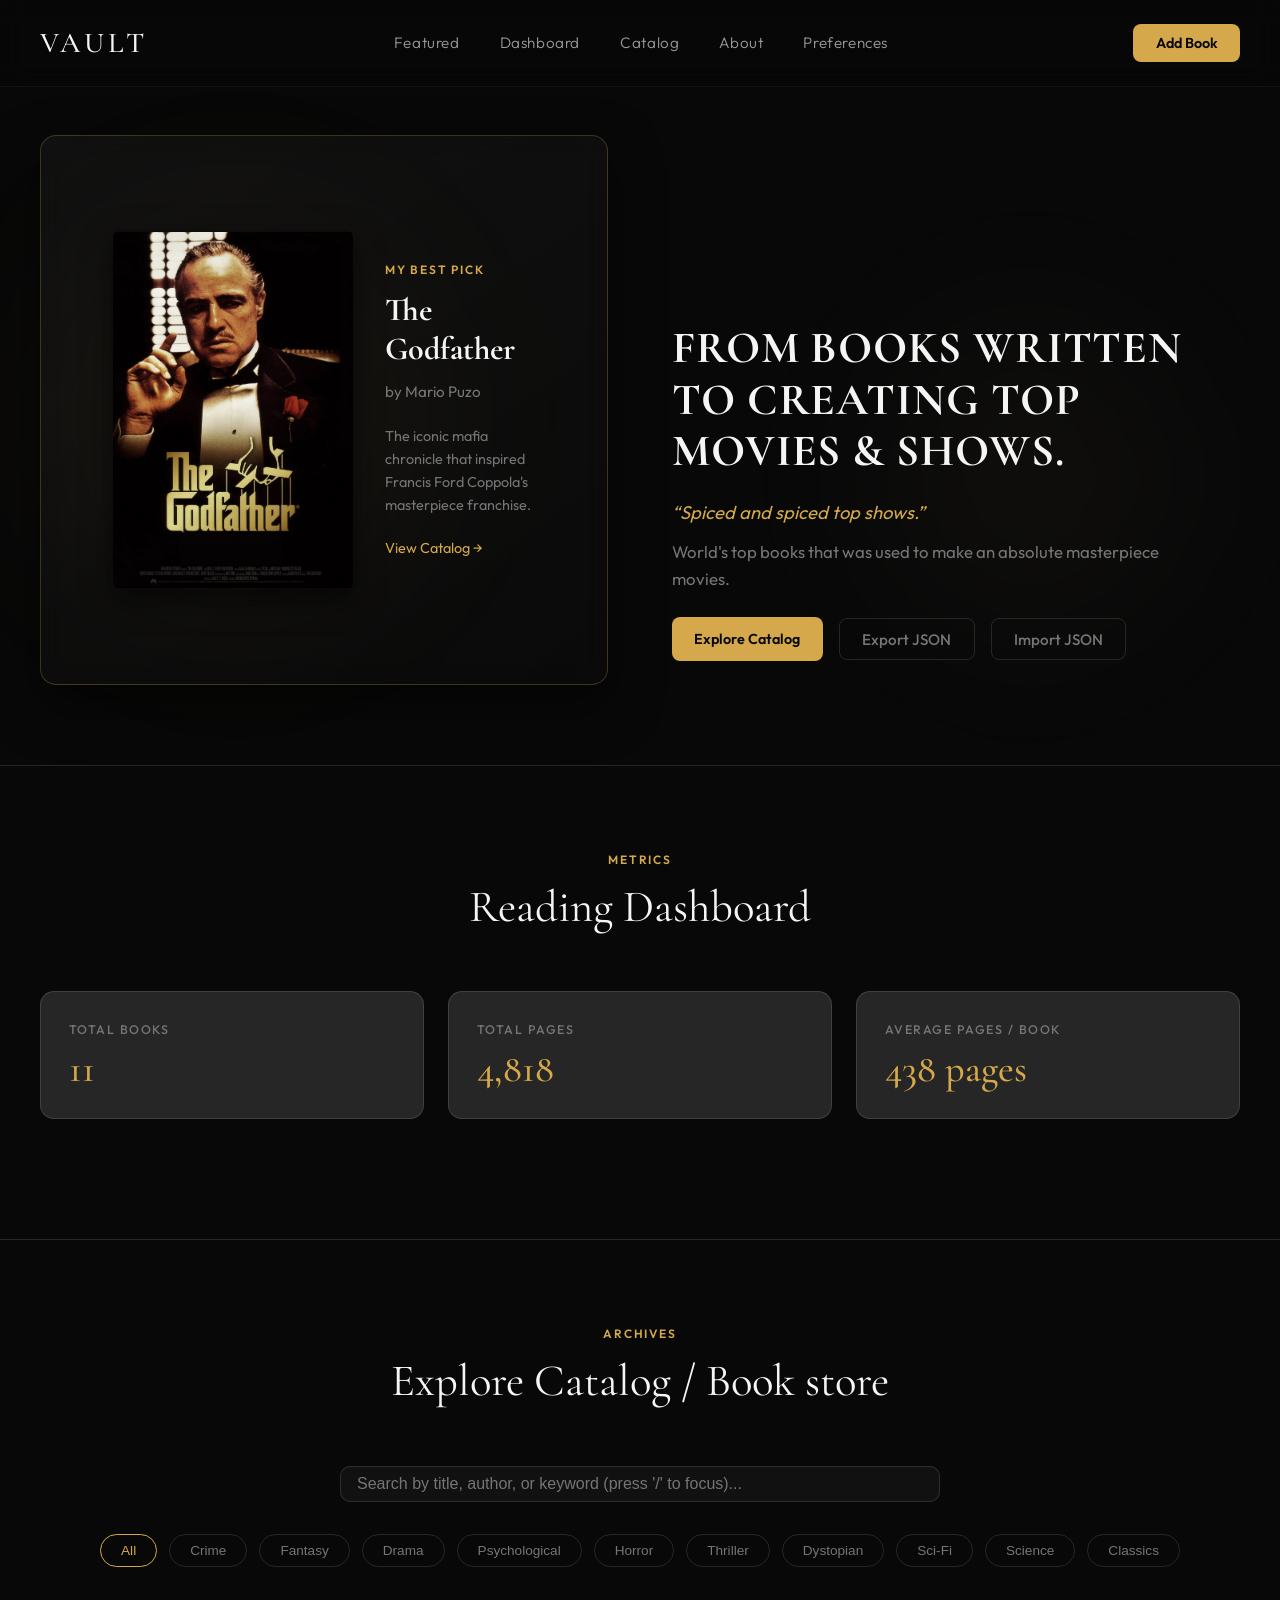
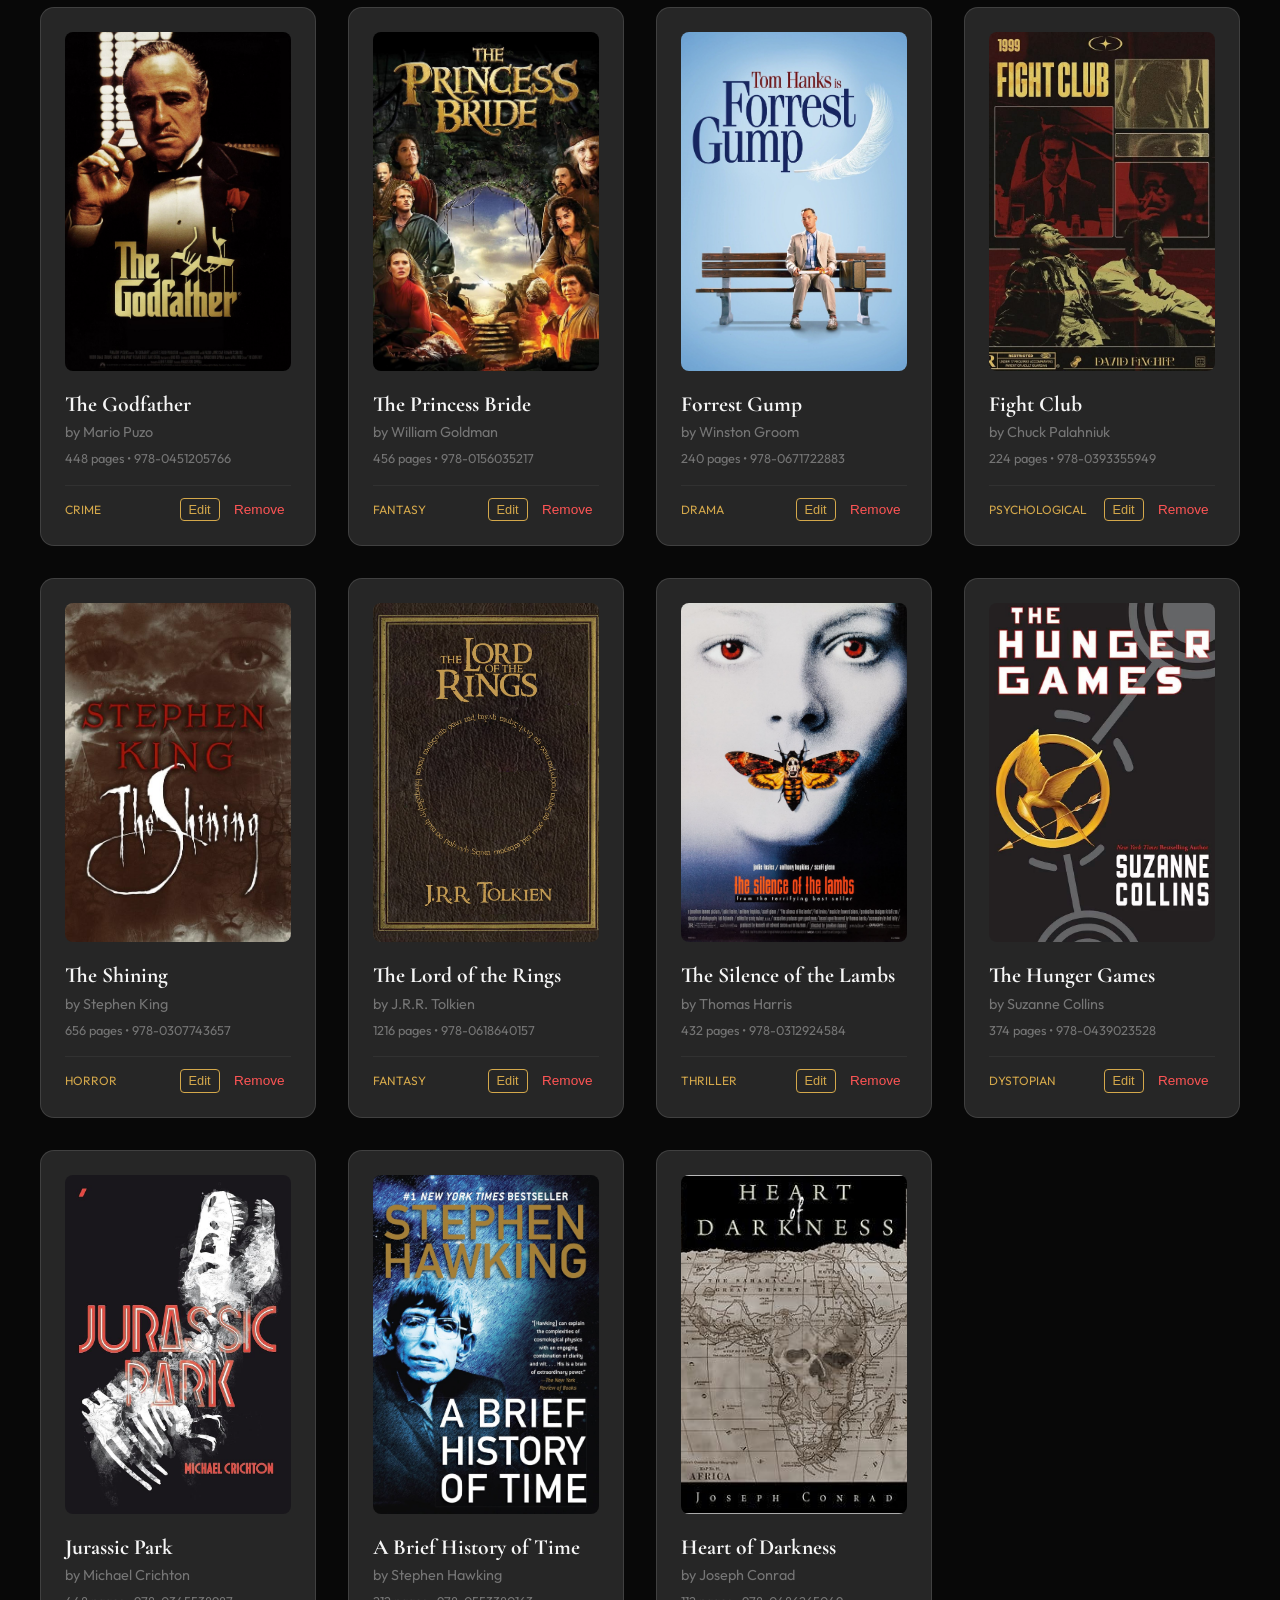
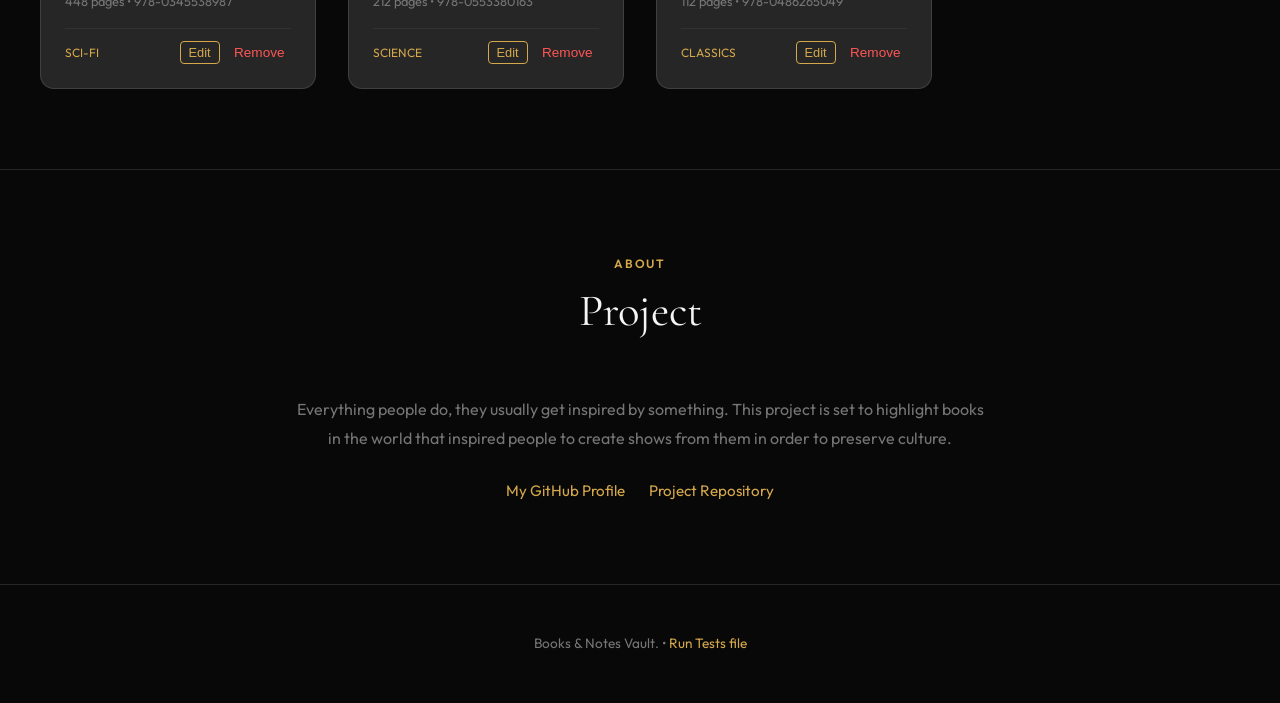
<file: index.html>
<!DOCTYPE html>
<html lang="en">
<head>
    <meta charset="UTF-8">
    <meta name="viewport" content="width=device-width, initial-scale=1.0">
    <title>Books & Notes Vault</title>
    <!-- Google Fonts -->
    <link rel="preconnect" href="https://fonts.googleapis.com">
    <link rel="preconnect" href="https://fonts.gstatic.com" crossorigin>
    <link href="https://fonts.googleapis.com/css2?family=Cormorant+Garamond:wght@400;500;600&family=Outfit:wght@300;400;500;600&display=swap" rel="stylesheet">
    <link rel="stylesheet" href="styles/main.css">
    <link rel="stylesheet" href="styles/nav.css">
    <link rel="stylesheet" href="styles/hero.css">
    <link rel="stylesheet" href="styles/vault.css">
</head>
<body>
    <a href="#catalog" class="skip-to-content">Skip to content</a>

    <!-- 1. NAVIGATION -->
    <header class="header">
        <nav class="nav-container">
            <a href="#" class="logo">VAULT</a>
            <ul class="nav-links">
                <li><a href="#hero">Featured</a></li>
                <li><a href="#dashboard">Dashboard</a></li>
                <li><a href="#catalog">Catalog</a></li>
                <li><a href="#about">About</a></li>
                <li><a href="#preferences" id="open-preferences-btn">Preferences</a></li>
            </ul>
            <button id="open-modal-btn" class="btn-new-book">Add Book</button>
        </nav>
    </header>

    <main>
        <!-- 2. HERO page -->
        <section id="hero" class="hero">
            <div class="spotlight-card">
                <img id="spotlight-cover" src="assets/book-cover.jpg" alt="Featured Book" class="spotlight-cover">
                <div class="spotlight-info">
                    <span class="spotlight-tag"> My Best Pick </span>
                    <h2 id="spotlight-title" class="spotlight-title"></h2>
                    <p id="spotlight-author" class="spotlight-author"></p>
                    <p id="spotlight-notes" style="color: var(--text-subtle); font-size: 0.9rem; margin-top: 0.5rem;"></p>
                    <a href="#catalog" style="color: var(--gold); text-decoration: none; margin-top: 0.5rem; font-size: 0.9rem;">View Catalog &rarr;</a>
                </div>
            </div>

            <div class="hero-content">
                <h1>FROM  BOOKS  WRITTEN  TO CREATING TOP MOVIES & SHOWS.</h1>
                <p id="reader-motto-display" style="font-style: italic; color: var(--gold); font-size: 1.15rem; margin-bottom: 0.75rem;">&ldquo;Spiced  and   spiced  top  shows.&rdquo;</p>
                <p>World's  top  books  that  was used  to  make  an  absolute  masterpiece  movies.</p>
                <div class="hero-actions">
                    <a href="#catalog" class="btn-new-book" style="display: inline-block; text-decoration: none;">Explore Catalog</a>
                    <button id="btn-export-json" class="btn-secondary">Export JSON</button>
                    <label class="btn-secondary" style="cursor: pointer; display: inline-flex; align-items: center;">
                        Import JSON
                        <input type="file" id="btn-import-json" accept=".json" style="display: none;">
                    </label>
                </div>
            </div>
        </section>

        <!-- 3. STATS DASHBOARD -->
        <section id="dashboard" class="vault-section">
            <div class="section-header">
                <span class="section-tagline">Metrics</span>
                <h2 class="section-title">Reading Dashboard</h2>
            </div>

            <div class="stats-grid">
                <div class="stats-card">
                    <span class="stats-label">Total Books</span>
                    <span id="stat-total-books" class="stats-value">0</span>
                </div>
                <div class="stats-card">
                    <span class="stats-label">Total Pages</span>
                    <span id="stat-total-pages" class="stats-value">0</span>
                </div>
                <div class="stats-card">
                    <span class="stats-label">Average Pages / Book</span>
                    <span id="stat-avg-pages" class="stats-value">0</span>
                </div>
            </div>
        </section>

        <!-- 4. CATALOG  -->
        <section id="catalog" class="vault-section">
            <div class="section-header">
                <span class="section-tagline">Archives</span>
                <h2 class="section-title">Explore Catalog / Book store</h2>
            </div>

            <!-- SEARCH BAR -->
            <div style="max-width: 600px; margin: 0 auto 2rem;">
                <div class="search-box">
                    <input type="text" id="search-input" placeholder="Search by title, author, or keyword (press '/' to focus)...">
                </div>
                <p id="search-feedback" style="font-size: 0.8rem; color: var(--text-subtle); margin-top: 0.5rem; text-align: center;"></p>
            </div>

            <!--  FILTERS -->
            <div id="filter-bar" class="filter-bar"></div>

            <!-- BOOK GRID -->
            <div id="book-grid" class="book-grid"></div>
        </section>

        <!-- 5. ABOUT SECTION -->
        <section id="about" class="vault-section">
            <div class="section-header">
                <span class="section-tagline">ABOUT</span>
                <h2 class="section-title">Project</h2>
            </div>
            <div style="max-width: 700px; margin: 0 auto; text-align: center; color: var(--text-subtle); line-height: 1.8;">
                <p>Everything people do, they usually get inspired by something. This project is set to highlight books in the world that inspired people to create shows from them in order to preserve culture.</p>
                <div style="display: flex; justify-content: center; gap: 1.5rem; margin-top: 1.5rem;">
                    <a href="https://github.com/kingsleykipkoech" target="_blank" rel="noopener" style="color: var(--gold); text-decoration: none; font-size: 0.95rem;">My GitHub Profile</a>
                    <a href="https://github.com/kingsleykipkoech/books-and-notes-vault" target="_blank" rel="noopener" style="color: var(--gold); text-decoration: none; font-size: 0.95rem;">Project Repository</a>
                </div>
            </div>
        </section>
    </main>

    <!-- FOOTER -->
    <footer style="text-align: center; padding: 3rem 1rem; border-top: 1px solid var(--card-border); color: var(--text-subtle); font-size: 0.85rem;">
        <p>Books &amp; Notes Vault. &bull; <a href="test.html" style="color: var(--gold); text-decoration: none;">Run Tests file</a></p>
    </footer>

    <!-- ADD BOOK  -->
    <div id="book-modal" class="modal-overlay" role="dialog" aria-modal="true" aria-labelledby="modal-title">
        <div class="modal-content">
            <h3 id="modal-title" style="font-family: var(--font-serif); font-size: 1.6rem; margin-bottom: 1rem; color: var(--gold);">Add Book</h3>
            <form id="add-book-form">
                <input type="hidden" id="book-edit-id">
                <div class="form-group">
                    <label for="book-title">Title *</label>
                    <input type="text" id="book-title" required placeholder="title..">
                    <small id="err-title" style="color: #ff5555; font-size: 0.75rem; display: none;">Title cannot have whitespace at the beginning</small>
                </div>
                <div class="form-group">
                    <label for="book-author">Author *</label>
                    <input type="text" id="book-author" required placeholder="name..">
                    <small id="err-author" style="color: #ff5555; font-size: 0.75rem; display: none;">Author names must only contain letters, spaces, or hyphens</small>
                </div>
                <div class="form-group">
                    <label for="book-tag">Category</label>
                    <input type="text" id="book-tag" required placeholder="category">
                </div>
                <div style="display: grid; grid-template-columns: 1fr 1fr; gap: 0.75rem;">
                    <div class="form-group">
                        <label for="book-pages">Pages</label>
                        <input type="number" id="book-pages" min="1" placeholder="000">
                    </div>
                    <div class="form-group">
                        <label for="book-isbn">ISBN (optional)</label>
                        <input type="text" id="book-isbn">
                        <small id="err-isbn" style="color: #ff5555; font-size: 0.75rem; display: none;">Invalid ISBN </small>
                    </div>
                </div>
                <div class="form-group">
                    <label for="book-notes">Synopsis / Notes</label>
                    <textarea id="book-notes" rows="2" placeholder="Enter book synopsis, overview, or favorite quote..."></textarea>
                </div>
                <div class="form-group" style="flex-direction: row; align-items: center; gap: 0.6rem; margin: 0.25rem 0 0.75rem;">
                    <input type="checkbox" id="book-spotlight" style="width: auto; cursor: pointer;">
                    <label for="book-spotlight" style="cursor: pointer; margin: 0; color: var(--white-text);">Feature as your best Pick </label>
                </div>
                <div class="form-group">
                    <label>Cover Image (Upload from device)</label>
                    <label for="book-image-file" class="upload-box" id="upload-status">
                        Choose cover image from device
                    </label>
                    <input type="file" id="book-image-file" accept="image/*" style="display: none;">
                </div>
                <div class="modal-actions">
                    <button type="button" id="close-modal-btn" class="filter-btn">Cancel [Esc]</button>
                    <button type="submit" class="btn-new-book">Save</button>
                </div>
            </form>
        </div>
    </div>

    <!-- PREFERENCES MODAL -->
    <div id="preferences-modal" class="modal-overlay" role="dialog" aria-modal="true" aria-labelledby="pref-modal-title">
        <div class="modal-content">
            <h3 id="pref-modal-title" style="font-family: var(--font-serif); font-size: 1.8rem; margin-bottom: 1.5rem; color: var(--gold);">Preferences</h3>
            
            <div class="form-group">
                <label for="pref-motto-input"> Quote</label>
                <input type="text" id="pref-motto-input">
                <small style="color: var(--text-subtle); font-size: 0.75rem; margin-top: 0.25rem;">Displayed in the hero homepage.</small>
            </div>

            <div style="margin-top: 1.5rem; padding-top: 1.5rem; border-top: 1px solid var(--card-border);">
                <label style="font-size: 0.85rem; color: var(--text-subtle); display: block; margin-bottom: 0.75rem;">Data Handling</label>
                <div style="display: flex; gap: 1rem; flex-wrap: wrap;">
                    <button type="button" id="pref-export-btn" class="btn-secondary" style="font-size: 0.85rem; padding: 0.5rem 1rem;">Export JSON</button>
                    <label class="btn-secondary" style="font-size: 0.85rem; padding: 0.5rem 1rem; cursor: pointer; margin: 0;">
                        Import JSON
                        <input type="file" id="pref-import-btn" accept=".json" style="display: none;">
                    </label>
                </div>
            </div>

            <div class="modal-actions" style="margin-top: 2rem;">
                <button type="button" id="close-preferences-btn" class="filter-btn">Cancel</button>
                <button type="button" id="save-preferences-btn" class="btn-new-book">Save Preferences</button>
            </div>
        </div>
    </div>
    <script type="module" src="scripts/app.js"></script>
</body>
</html>
</file>
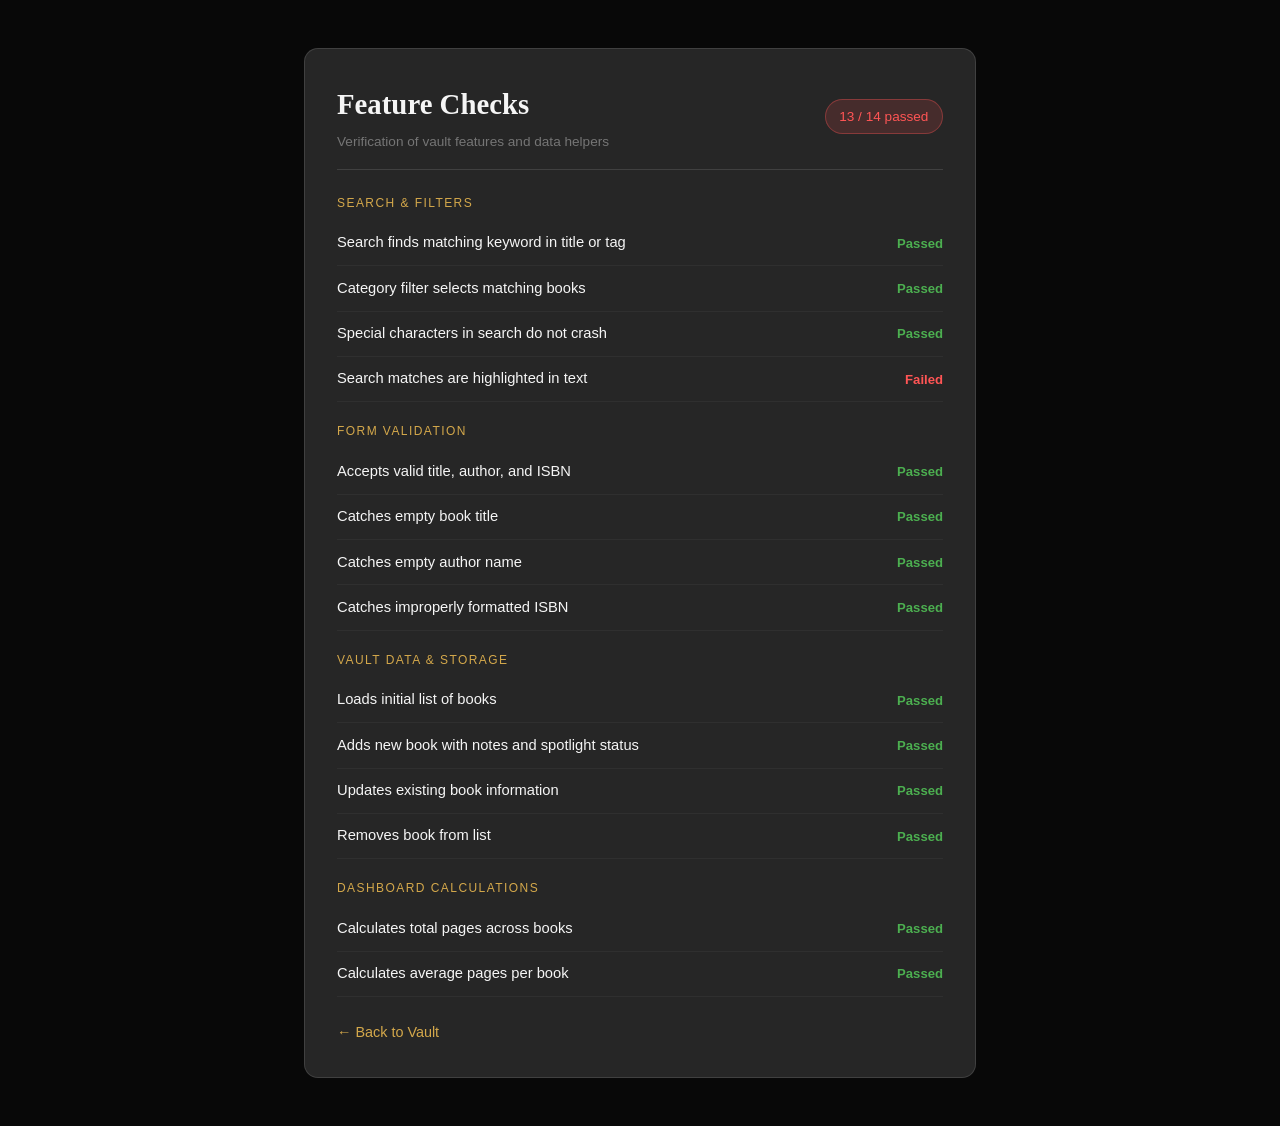
<file: test.html>
<!DOCTYPE html>
<html lang="en">
<head>
    <meta charset="UTF-8">
    <meta name="viewport" content="width=device-width, initial-scale=1.0">
    <title>Feature Checks - Books &amp; Notes Vault</title>
    <link rel="stylesheet" href="styles/main.css">
    <style>
        .test-wrapper {
            max-width: 720px;
            margin: 3rem auto;
            padding: 0 1.5rem;
        }
        .test-card {
            background: var(--card-bg);
            border: 1px solid var(--card-border);
            border-radius: 14px;
            padding: 2rem;
        }
        .header-row {
            display: flex;
            justify-content: space-between;
            align-items: center;
            margin-bottom: 1.5rem;
            padding-bottom: 1rem;
            border-bottom: 1px solid var(--card-border);
        }
        .test-heading {
            font-family: var(--font-serif);
            font-size: 1.8rem;
            color: var(--white-text);
        }
        .summary-badge {
            background: rgba(76, 175, 80, 0.15);
            border: 1px solid rgba(76, 175, 80, 0.35);
            color: #4caf50;
            padding: 0.35rem 0.85rem;
            border-radius: 999px;
            font-size: 0.85rem;
            font-weight: 500;
        }
        .test-group-title {
            font-size: 0.75rem;
            text-transform: uppercase;
            letter-spacing: 0.12em;
            color: var(--gold);
            margin: 1.25rem 0 0.5rem;
        }
        .test-row {
            display: flex;
            justify-content: space-between;
            align-items: center;
            padding: 0.65rem 0;
            border-bottom: 1px solid rgba(255, 255, 255, 0.04);
            font-size: 0.92rem;
            color: var(--white-text);
        }
        .status-ok {
            color: #4caf50;
            font-weight: 600;
            font-size: 0.82rem;
        }
        .status-err {
            color: #ff5555;
            font-weight: 600;
            font-size: 0.82rem;
        }
        .nav-back {
            display: inline-block;
            margin-top: 1.5rem;
            color: var(--gold);
            text-decoration: none;
            font-size: 0.9rem;
        }
        .nav-back:hover {
            text-decoration: underline;
        }
    </style>
</head>
<body>
    <div class="test-wrapper">
        <div class="test-card">
            <div class="header-row">
                <div>
                    <h1 class="test-heading">Feature Checks</h1>
                    <p style="color: var(--text-subtle); font-size: 0.85rem; margin-top: 0.25rem;">Verification of vault features and data helpers</p>
                </div>
                <div id="test-summary" class="summary-badge">Running...</div>
            </div>
            <div id="test-list"></div>
            <a href="index.html" class="nav-back">&larr; Back to Vault</a>
        </div>
    </div>

    <script type="module">
        import { filterBooks, highlightText } from './scripts/search.js';
        import { validateBookForm } from './scripts/validators.js';
        import { state, setBooks, addBook, updateBook, removeBook } from './scripts/state.js';

        const tests = [];

        function check(group, name, condition) {
            tests.push({ group, name, ok: Boolean(condition) });
        }

        const sampleBooks = [
            { id: '1', title: 'Clean Architecture', author: 'Robert C. Martin', tag: 'Architecture', pages: 432, isbn: '978-0134494166' },
            { id: '2', title: 'Computer Systems', author: 'Randal Bryant', tag: 'Systems', pages: 1100, isbn: '978-0134092669' },
            { id: '3', title: 'Refactoring', author: 'Martin Fowler', tag: 'Architecture', pages: 448, isbn: '978-0134757599' }
        ];

        const { filtered: searchRes } = filterBooks(sampleBooks, 'Architecture', 'all');
        check('Search & Filters', 'Search finds matching keyword in title or tag', searchRes.length === 2);

        const { filtered: filterRes } = filterBooks(sampleBooks, '', 'Systems');
        check('Search & Filters', 'Category filter selects matching books', filterRes.length === 1 && filterRes[0].id === '2');

        const { error: regexErr } = filterBooks(sampleBooks, '[unclosed', 'all');
        check('Search & Filters', 'Special characters in search do not crash', typeof regexErr === 'string' && regexErr.length > 0);

        const highlighted = highlightText('Clean Architecture', 'clean');
        check('Search & Filters', 'Search matches are highlighted in text', highlighted.includes('<mark class="highlight">Clean</mark>'));

        const validForm = validateBookForm('Sample Title', 'Sample Author', '978-0134494166');
        check('Form Validation', 'Accepts valid title, author, and ISBN', validForm.isValid === true);

        const invalidTitle = validateBookForm('', 'Sample Author', '');
        check('Form Validation', 'Catches empty book title', invalidTitle.isValid === false && invalidTitle.errors.title);

        const invalidAuthor = validateBookForm('Sample Title', '', '');
        check('Form Validation', 'Catches empty author name', invalidAuthor.isValid === false && invalidAuthor.errors.author);

        const invalidIsbn = validateBookForm('Sample Title', 'Sample Author', '123-bad-isbn');
        check('Form Validation', 'Catches improperly formatted ISBN', invalidIsbn.isValid === false && invalidIsbn.errors.isbn);

        setBooks([...sampleBooks]);
        check('Vault Data & Storage', 'Loads initial list of books', state.books.length === 3);

        addBook({ id: '4', title: 'Code Complete', author: 'Steve McConnell', tag: 'Engineering', pages: 960, isbn: '978-0735619678', notes: 'Practical handbook.', isSpotlight: true });
        check('Vault Data & Storage', 'Adds new book with notes and spotlight status', state.books.length === 4 && state.books.find(b => b.id === '4')?.notes.length > 0);

        updateBook({ id: '4', title: 'Code Complete (2nd Ed)', author: 'Steve McConnell', tag: 'Engineering', pages: 960, isbn: '978-0735619678', notes: 'Revised handbook.' });
        const updated = state.books.find(b => b.id === '4');
        check('Vault Data & Storage', 'Updates existing book information', updated && updated.title === 'Code Complete (2nd Ed)' && updated.notes === 'Revised handbook.');

        removeBook('4');
        check('Vault Data & Storage', 'Removes book from list', state.books.length === 3 && !state.books.find(b => b.id === '4'));

        const totalPages = sampleBooks.reduce((sum, b) => sum + b.pages, 0);
        check('Dashboard Calculations', 'Calculates total pages across books', totalPages === 1980);

        const avgPages = Math.round(totalPages / sampleBooks.length);
        check('Dashboard Calculations', 'Calculates average pages per book', avgPages === 660);

        const listEl = document.getElementById('test-list');
        const summaryEl = document.getElementById('test-summary');
        const passedCount = tests.filter(t => t.ok).length;

        summaryEl.textContent = `${passedCount} / ${tests.length} passed`;
        if (passedCount !== tests.length) {
            summaryEl.style.background = 'rgba(255, 85, 85, 0.15)';
            summaryEl.style.borderColor = 'rgba(255, 85, 85, 0.35)';
            summaryEl.style.color = '#ff5555';
        }

        const groups = [...new Set(tests.map(t => t.group))];
        listEl.innerHTML = groups.map(group => `
            <div class="test-group-title">${group}</div>
            ${tests.filter(t => t.group === group).map(t => `
                <div class="test-row">
                    <span>${t.name}</span>
                    <span class="${t.ok ? 'status-ok' : 'status-err'}">${t.ok ? 'Passed' : 'Failed'}</span>
                </div>
            `).join('')}
        `).join('');
    </script>
</body>
</html>
</file>
<file: styles/main.css>
:root {
    --dark-background: #080808;
    --white-text: #f5f5f5;
    --text: #9c9c9c;
    --dim: #757575;
    --text-subtle: #757575;
    --gold: #D4A84B;
    --light-gold: #F0C05A;
    --card-bg: rgba(255, 255, 255, 0.12);
    --card-border: rgba(255, 255, 255, 0.12);
    --font-serif: 'Cormorant Garamond', Georgia, serif;
    --font-sans: 'Outfit', -apple-system, BlinkMacSystemFont, sans-serif;
    --transistion: 0.3s ease;
}

html {
    scroll-behavior: smooth;
}

* {
    margin: 0;
    padding: 0;
    box-sizing: border-box;
}

body {
    background-color: var(--dark-background);
    color: var(--white-text);
    font-family: var(--font-sans);
    line-height: 1.6;
    min-height: 100vh;
    overflow-x: hidden;
}

.skip-to-content {
    position: absolute;
    top: -100px;
    left: 1rem;
    background: var(--gold);
    color: #080808;
    padding: 0.5rem 1rem;
    border-radius: 4px;
    font-weight: 600;
    font-size: 0.9rem;
    z-index: 9999;
    text-decoration: none;
    transition: top 0.2s ease;
}

.skip-to-content:focus {
    top: 1rem;
}

mark {
    background: rgba(212, 168, 75, 0.35);
    color: var(--white-text);
    padding: 0.1em 0.25em;
    border-radius: 3px;
}
</file>
<file: styles/nav.css>
.header {
    position: fixed;
    top: 0;
    left: 0;
    width: 100%;
    z-index: 100;
    background: rgba(8, 8, 8, 0.05);
    backdrop-filter: blur(12px);
    border-bottom: 1px solid rgba(255, 255, 255, 0.05);
}

.nav-container {
    max-width: 1400px;
    width: 100%;
    margin: 0 auto;
    padding: 1.25rem 2.5rem;
    display: flex;
    align-items: center;
    justify-content: space-between;
}

.logo {
    font-family: var(--font-serif);
    font-size: 1.8rem;
    font-weight: 500;
    letter-spacing: 0.15em;
    color: var(--white-text);
    text-decoration: none;
}

.nav-links {
    display: flex;
    list-style: none;
    gap: 2.5rem;
}

.nav-links a {
    color: var(--text);
    text-decoration: none;
    font-size: 0.95rem;
    font-weight: 300;
    letter-spacing: 0.04em;
    transition: color 0.3s ease;
}

.nav-links a:hover {
    color: var(--white-text);
}

.btn-new-book {
    background: var(--gold);
    color: #080808;
    font-family: var(--font-sans);
    font-size: 0.9rem;
    font-weight: 600;
    border: none;
    border-radius: 8px;
    padding: 0.65rem 1.4rem;
    cursor: pointer;
    transition: all 0.3s ease;
}

.btn-new-book:hover {
    background: var(light-gold);
    transform: translateY(-2px);
    box-shadow: 0 4px 15px rgba(212, 168, 75, 0.3);
}
</file>
<file: styles/hero.css>
.hero {
    min-height: 85vh;
    padding: 8rem 2.5rem 5rem;
    max-width: 1400px;
    margin: 0 auto;
    display: grid;
    grid-template-columns: 1fr 1fr;
    gap: 4rem;
    align-items: flex-end;
    position: relative;
}

.hero::before {
    content: '';
    position: absolute;
    top: 15%;
    left: -5%;
    width: 600px;
    height: 600px;
    background: radial-gradient(circle, rgba(212, 168, 75, 0.08) 0%, rgba(212, 168, 75, 0.02) 45%, transparent 70%);
    pointer-events: none;
    z-index: 0;
    filter: blur(60px);
}

.hero::after {
    content: '';
    position: absolute;
    bottom: 5%;
    right: 0%;
    width: 500px;
    height: 500px;
    background: radial-gradient(circle, rgba(212, 168, 75, 0.05) 0%, rgba(255, 255, 255, 0.015) 40%, transparent 70%);
    pointer-events: none;
    z-index: 0;
    filter: blur(60px);
}

@media (max-width: 900px) {
    .hero { grid-template-columns: 1fr; padding-top: 6rem; gap: 2.5rem; align-items: stretch; }
}

.spotlight-card {
    background: linear-gradient(145deg, rgba(255, 255, 255, 0.04), rgba(255, 255, 255, 0.01));
    border: 1px solid rgba(212, 168, 75, 0.25);
    border-radius: 16px;
    padding: 3.5rem 4.5rem;
    display: flex;
    gap: 2rem;
    position: relative;
    box-shadow: 0 20px 50px rgba(0, 0, 0, 0.5);
    backdrop-filter: blur(12px);
    -webkit-backdrop-filter: blur(12px);
    transition: transform var(--transistion), border-color var(--transistion), box-shadow var(--transistion);
    width: 100%;
    max-width: 880px;
    min-height: 550px;
    align-items: center;
    z-index: 1;
}

.spotlight-card:hover {
    border-color: var(--gold);
    transform: translateY(-4px);
    box-shadow: 0 20px 50px rgba(0, 0, 0, 0.6), 0 0 35px rgba(212, 168, 75, 0.25);
}

.spotlight-cover {
    width: 240px;
    height: 360px;
    border-radius: 8px;
    object-fit: contain;
    background: rgba(0, 0, 0, 0.3);
    box-shadow: 0 10px 30px rgba(0, 0, 0, 0.6);
    flex-shrink: 0;
}

.spotlight-info {
    display: flex;
    flex-direction: column;
    justify-content: center;
    gap: 0.75rem;
}

.spotlight-tag {
    font-size: 0.75rem;
    font-weight: 600;
    letter-spacing: 0.15em;
    color: var(--gold);
    text-transform: uppercase;
}

.spotlight-title {
    font-family: var(--font-serif);
    font-size: 2rem;
    line-height: 1.2;
    color: var(--white-text);
}

.spotlight-author {
    color: var(--dim);
    font-size: 0.95rem;
}

.hero-content {
    position: relative;
    z-index: 1;
    align-self: flex-end;
    max-width: 520px;
    padding-bottom: 1.5rem;
}

.hero-content h1 {
    font-family: var(--font-serif);
    font-size: clamp(2.4rem, 3.5vw, 3rem);
    line-height: 1.15;
    margin-bottom: 1.25rem;
    color: var(--white-text);
    letter-spacing: 0.02em;
}

.hero-content p {
    color: var(--dim);
    font-size: 1.05rem;
    line-height: 1.6;
    margin-bottom: 1.5rem;
    max-width: 500px;
}


.search-box {
    display: flex;
    gap: 0.5rem;
    background: rgba(255, 255, 255, 0.04);
    border: 1px solid var(--card-border);
    border-radius: 10px;
    padding: 0.5rem 1rem;
    transition: var(--transistion);
}

.search-box:focus-within {
    border-color: var(--gold);
}

.search-box input {
    background: transparent;
    border: none;
    color: var(--white-text);
    font-size: 1rem;
    width: 100%;
    outline: none;
}

.hero-actions {
    display: flex;
    gap: 1rem;
    align-items: center;
    flex-wrap: wrap;
}

.btn-secondary {
    background: transparent;
    border: 1px solid var(--card-border);
    color: var(--dim);
    font-weight: 500;
    font-size: 0.95rem;
    font-family: inherit;
    border-radius: 8px;
    padding: 0.64rem 1.4rem;
    cursor: pointer;
    transition: all 0.3s ease;
    display: inline-flex;
    align-items: center;
    text-decoration: none;
    line-height: normal;
}

.btn-secondary:hover {
    border-color: var(--gold);
    color: var(--gold);
    transform: translateY(-2px);
    box-shadow: 0 4px 15px rgba(212, 168, 75, 0.15);
}
</file>
<file: styles/vault.css>
.vault-section {
    padding: 5rem 2.5rem;
    max-width: 1400px;
    margin: 0 auto;
    border-top: 1px solid var(--card-border);
}

.section-header {
    text-align: center;
    margin-bottom: 3rem;
}

.section-tagline {
    font-size: 0.75rem;
    font-weight: 600;
    letter-spacing: 0.16em;
    text-transform: uppercase;
    color: var(--gold);
    margin-bottom: 0.4rem;
}

.section-title {
    font-family: var(--font-serif);
    font-size: clamp(2rem, 4vw, 2.8rem);
    font-weight: 400;
    color: var(--white-text);
}

.stats-grid {
    display: grid;
    grid-template-columns: repeat(auto-fit, minmax(240px, 1fr));
    gap: 1.5rem;
    margin-bottom: 2.5rem;
}

.stats-card {
    background: var(--card-bg);
    border: 1px solid var(--card-border);
    border-radius: 14px;
    padding: 1.75rem;
    display: flex;
    flex-direction: column;
    gap: 0.5rem;
    transition: transform var(--transistion), border-color var(--transistion);
}

.stats-card:hover {
    border-color: var(--gold);
    transform: translateY(-2px);
}

.stats-label {
    font-size: 0.78rem;
    font-weight: 500;
    letter-spacing: 0.12em;
    text-transform: uppercase;
    color: var(--text-subtle);
}

.stats-value {
    font-family: var(--font-serif);
    font-size: 2.4rem;
    font-weight: 500;
    color: var(--gold);
    line-height: 1.1;
}

.filter-bar {
    display: flex;
    justify-content: center;
    gap: 0.75rem;
    flex-wrap: wrap;
    margin-bottom: 2.5rem;
}

.filter-btn {
    background: transparent;
    border: 1px solid var(--card-border);
    color: var(--text-subtle);
    padding: 0.5rem 1.25rem;
    border-radius: 999px;
    cursor: pointer;
    font-size: 0.85rem;
    transition: var(--transistion);
}

.filter-btn.active, .filter-btn:hover {
    border-color: var(--gold);
    color: var(--gold);
}

.book-grid {
    display: grid;
    grid-template-columns: repeat(auto-fill, minmax(260px, 1fr));
    gap: 2rem;
}

.book-card {
    background: var(--card-bg);
    border: 1px solid var(--card-border);
    border-radius: 14px;
    padding: 1.5rem;
    display: flex;
    flex-direction: column;
    gap: 1rem;
    transition: transform var(--transistion), border-color var(--transistion);
}

.book-card:hover {
    border-color: var(--gold);
    transform: translateY(-4px);
}

.book-card-cover {
    width: 100%;
    aspect-ratio: 2 / 3;
    object-fit: cover;
    border-radius: 8px;
    background: #111;
}

.book-card-title {
    font-family: var(--font-serif);
    font-size: 1.35rem;
    color: var(--white-text);
}

.book-card-author {
    color: var(--text-subtle);
    font-size: 0.9rem;
}

.book-card-footer {
    display: flex;
    justify-content: space-between;
    align-items: center;
    margin-top: auto;
    padding-top: 0.75rem;
    border-top: 1px solid rgba(255, 255, 255, 0.05);
}

.book-tag {
    font-size: 0.75rem;
    color: var(--gold);
    text-transform: uppercase;
}

.btn-delete {
    background: transparent;
    border: none;
    color: #ff5555;
    cursor: pointer;
    font-size: 0.85rem;
    padding: 0.2rem 0.4rem;
    border-radius: 4px;
    transition: var(--transistion);
}

.btn-delete:hover {
    background: rgba(255, 85, 85, 0.1);
}

.btn-edit {
    background: transparent;
    border: 1px solid var(--gold);
    color: var(--gold);
    cursor: pointer;
    font-size: 0.8rem;
    padding: 0.2rem 0.5rem;
    border-radius: 4px;
    transition: var(--transistion);
}

.btn-edit:hover {
    background: rgba(212, 168, 75, 0.15);
}

.modal-overlay {
    position: fixed;
    inset: 0;
    background: rgba(0, 0, 0, 0.8);
    backdrop-filter: blur(8px);
    display: none;
    place-items: center;
    z-index: 1000;
    padding: 1.5rem;
}

.modal-overlay.active {
    display: grid;
}

.modal-content {
    background: #111;
    border: 1px solid var(--gold);
    border-radius: 16px;
    padding: 1.75rem 2rem;
    width: 100%;
    max-width: 480px;
    max-height: calc(100vh - 3rem);
    overflow-y: auto;
}

.form-group {
    margin-bottom: 0.85rem;
    display: flex;
    flex-direction: column;
    gap: 0.3rem;
}

.form-group label {
    font-size: 0.8rem;
    color: var(--text-subtle);
}

.form-group input, .form-group select, .form-group textarea {
    background: rgba(255, 255, 255, 0.05);
    border: 1px solid var(--card-border);
    border-radius: 8px;
    padding: 0.55rem 0.85rem;
    color: var(--white-text);
    outline: none;
    font-family: inherit;
    font-size: 0.9rem;
}

.form-group input:focus, .form-group textarea:focus {
    border-color: var(--gold);
}

.form-group textarea {
    resize: vertical;
    min-height: 54px;
    line-height: 1.4;
}

.upload-box {
    border: 2px dashed var(--card-border);
    border-radius: 8px;
    padding: 0.85rem 1rem;
    text-align: center;
    cursor: pointer;
    color: var(--text-subtle);
    font-size: 0.85rem;
}

.modal-actions {
    display: flex;
    justify-content: flex-end;
    gap: 0.75rem;
    margin-top: 1.25rem;
}
</file>
